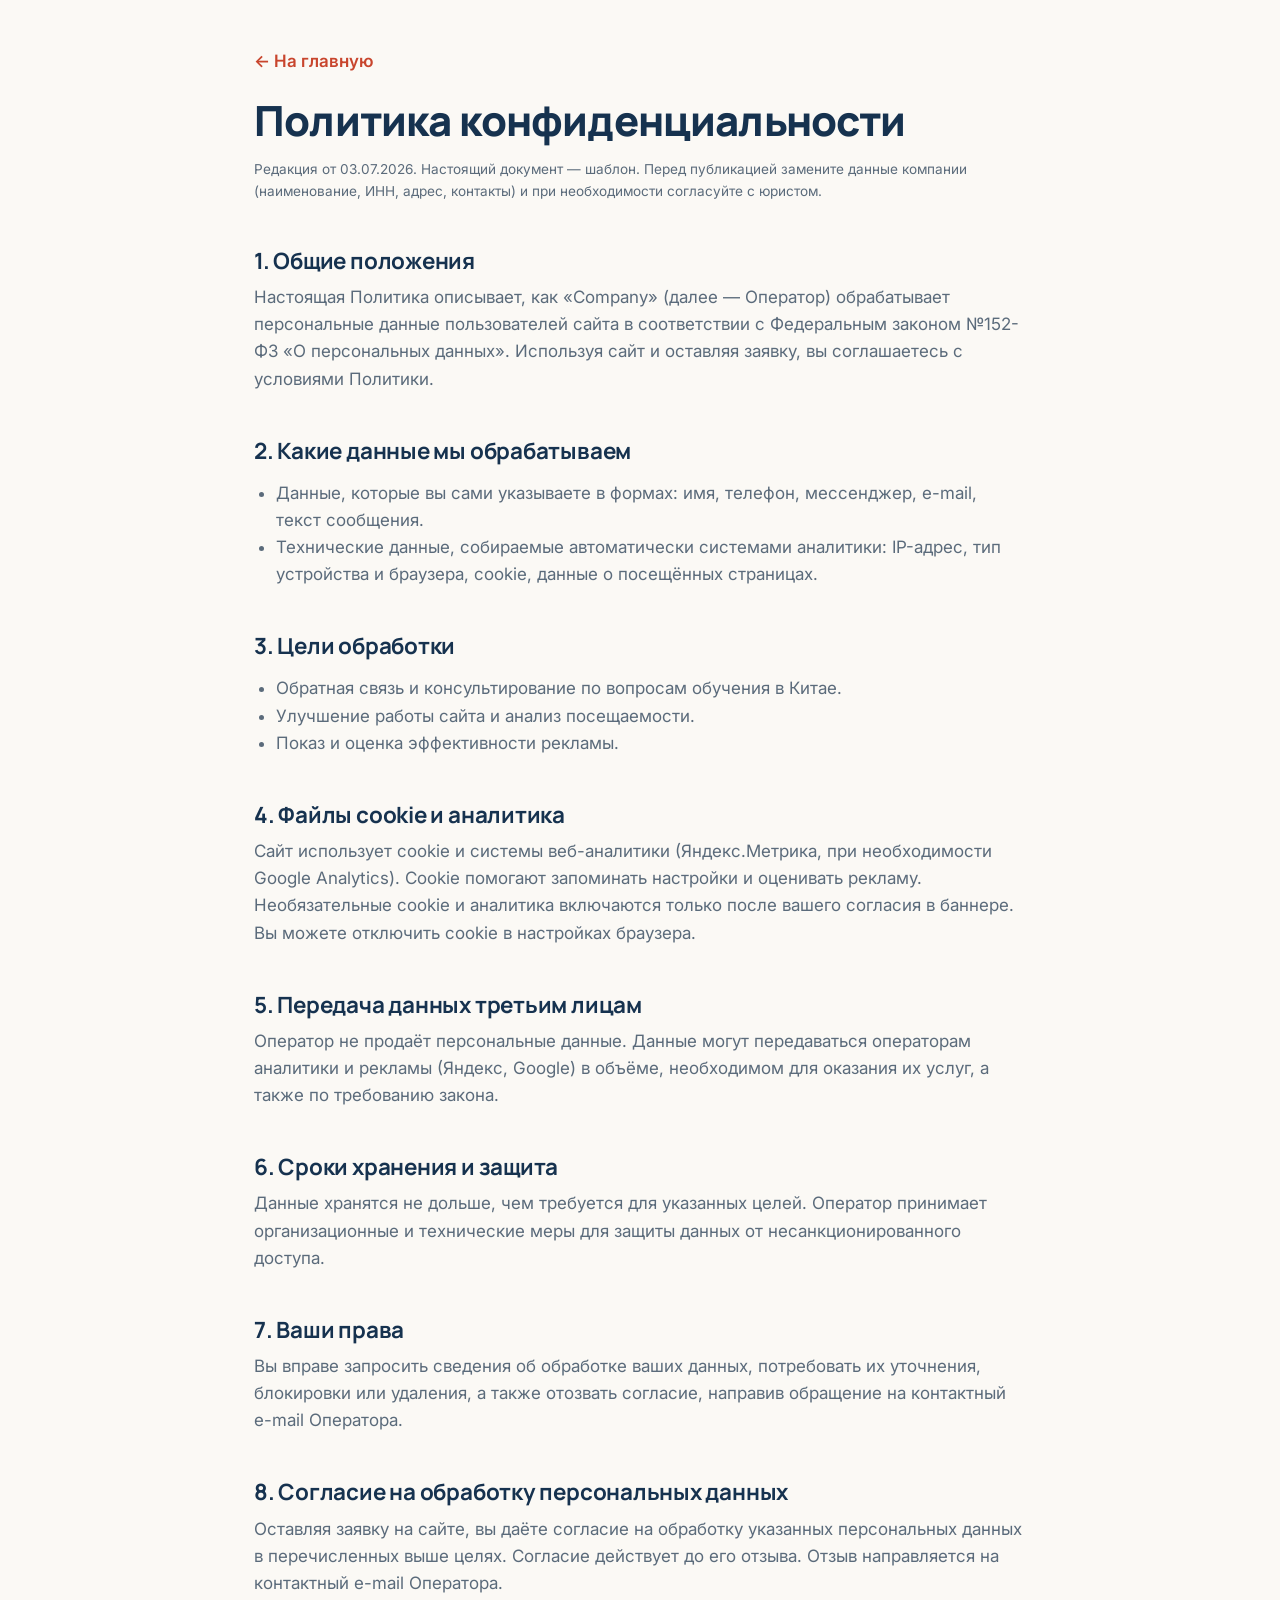
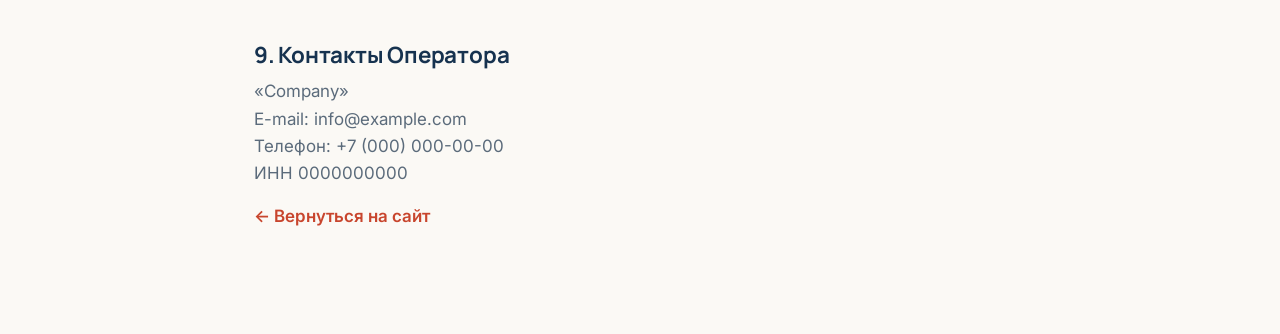
<file: privacy.html>
<!doctype html>
<html lang="ru">
<head>
  <meta charset="utf-8" />
  <meta name="viewport" content="width=device-width, initial-scale=1" />
  <title>Политика конфиденциальности | Company — образование в Китае</title>
  <meta name="robots" content="noindex" />
  <link rel="icon" href="data:image/svg+xml,%3Csvg xmlns='http://www.w3.org/2000/svg' viewBox='0 0 32 32'%3E%3Crect width='32' height='32' rx='7' fill='%2316324F'/%3E%3C/svg%3E" />
  <link href="https://fonts.googleapis.com/css2?family=Manrope:wght@600;700;800&family=Inter:wght@400;500&display=swap" rel="stylesheet" />
  <link rel="stylesheet" href="assets/css/styles.css" />
  <style>
    .doc{max-width:820px;margin:0 auto;padding:48px 24px 80px}
    .doc h1{font-size:clamp(2rem,4vw,2.6rem);margin-bottom:.4em}
    .doc h2{font-size:1.4rem;margin:2em 0 .5em}
    .doc p,.doc li{color:var(--muted)}
    .doc ul{padding-left:22px}
    .doc a.back{display:inline-flex;gap:6px;color:var(--accent);font-weight:600;margin-bottom:24px}
    .doc .muted{font-size:.85rem}
  </style>
</head>
<body>
  <div class="doc">
    <a class="back" href="index.html">← На главную</a>
    <h1>Политика конфиденциальности</h1>
    <p class="muted">Редакция от 03.07.2026. Настоящий документ — шаблон. Перед публикацией замените данные компании (наименование, ИНН, адрес, контакты) и при необходимости согласуйте с юристом.</p>

    <h2>1. Общие положения</h2>
    <p>Настоящая Политика описывает, как «Company» (далее — Оператор) обрабатывает персональные данные пользователей сайта в соответствии с Федеральным законом №152-ФЗ «О персональных данных». Используя сайт и оставляя заявку, вы соглашаетесь с условиями Политики.</p>

    <h2>2. Какие данные мы обрабатываем</h2>
    <ul>
      <li>Данные, которые вы сами указываете в формах: имя, телефон, мессенджер, e-mail, текст сообщения.</li>
      <li>Технические данные, собираемые автоматически системами аналитики: IP-адрес, тип устройства и браузера, cookie, данные о посещённых страницах.</li>
    </ul>

    <h2>3. Цели обработки</h2>
    <ul>
      <li>Обратная связь и консультирование по вопросам обучения в Китае.</li>
      <li>Улучшение работы сайта и анализ посещаемости.</li>
      <li>Показ и оценка эффективности рекламы.</li>
    </ul>

    <h2>4. Файлы cookie и аналитика</h2>
    <p>Сайт использует cookie и системы веб-аналитики (Яндекс.Метрика, при необходимости Google Analytics). Cookie помогают запоминать настройки и оценивать рекламу. Необязательные cookie и аналитика включаются только после вашего согласия в баннере. Вы можете отключить cookie в настройках браузера.</p>

    <h2>5. Передача данных третьим лицам</h2>
    <p>Оператор не продаёт персональные данные. Данные могут передаваться операторам аналитики и рекламы (Яндекс, Google) в объёме, необходимом для оказания их услуг, а также по требованию закона.</p>

    <h2>6. Сроки хранения и защита</h2>
    <p>Данные хранятся не дольше, чем требуется для указанных целей. Оператор принимает организационные и технические меры для защиты данных от несанкционированного доступа.</p>

    <h2>7. Ваши права</h2>
    <p>Вы вправе запросить сведения об обработке ваших данных, потребовать их уточнения, блокировки или удаления, а также отозвать согласие, направив обращение на контактный e-mail Оператора.</p>

    <h2 id="consent">8. Согласие на обработку персональных данных</h2>
    <p>Оставляя заявку на сайте, вы даёте согласие на обработку указанных персональных данных в перечисленных выше целях. Согласие действует до его отзыва. Отзыв направляется на контактный e-mail Оператора.</p>

    <h2>9. Контакты Оператора</h2>
    <p>«Company»<br>E-mail: info@example.com<br>Телефон: +7 (000) 000-00-00<br>ИНН 0000000000</p>

    <a class="back" href="index.html">← Вернуться на сайт</a>
  </div>
</body>
</html>
</file>
<file: assets/css/styles.css>
/* =================================================================
   ОБРАЗОВАНИЕ В КИТАЕ — стили сайта
   Палитра: «Фарфор и киноварь» (светлая) + «Полночные чернила» (тёмная).
   Тема переключается через [data-theme="dark"] на <html> (см. main.js).
   ================================================================= */

/* ---------- Дизайн-токены (цвета, радиусы, тени) ---------- */
:root{
  --bg:#FBF9F5;          /* фон страницы (тёплый off-white) */
  --surface:#FFFFFF;     /* карточки/поверхности */
  --surface-2:#F3F0EA;   /* вторичные поверхности */
  --brand:#16324F;       /* бренд — шапка, заголовки */
  --brand-ink:#12202E;   /* основной текст */
  --accent:#C8452D;      /* киноварь — CTA, акцент */
  --accent-ink:#A5361F;  /* hover для акцента */
  --jade:#2F6F63;        /* нефрит — вторичный акцент */
  --gold:#B98A34;        /* латунь — награды/цифры (затемнена для контраста) */
  --muted:#5B6B7B;       /* вторичный текст */
  --line:#E7E2D8;        /* разделители/бордеры */
  --line-strong:#D9D2C4;
  --on-accent:#FFFFFF;
  --brand-band:#16324F;   /* тёмно-синий баннер — НЕ меняется в тёмной теме, чтобы белый текст читался */
  --jade-band:#2F6F63;    /* акцент баннера — тоже фиксированный */

  --radius:18px;
  --radius-sm:12px;
  --radius-lg:26px;
  --shadow-sm:0 1px 2px rgba(18,32,46,.06), 0 2px 8px rgba(18,32,46,.05);
  --shadow-md:0 8px 24px rgba(18,32,46,.09);
  --shadow-lg:0 24px 60px rgba(18,32,46,.14);
  --container:1200px;
  --font-head:"Manrope", "Segoe UI", system-ui, sans-serif;
  --font-body:"Inter", "Segoe UI", system-ui, sans-serif;
  --ease:cubic-bezier(.22,.61,.36,1);
}

html[data-theme="dark"]{
  --bg:#0B111C;
  --surface:#131C2B;
  --surface-2:#1A2436;
  --brand:#EDF1F7;
  --brand-ink:#EDF1F7;
  --accent:#E5573F;
  --accent-ink:#F06B54;
  --jade:#4FD1A5;
  --gold:#E4B86B;
  --muted:#94A2B6;
  --line:#1C2740;
  --line-strong:#26334d;
  --on-accent:#0B111C;
  --shadow-sm:0 1px 2px rgba(0,0,0,.4);
  --shadow-md:0 10px 30px rgba(0,0,0,.5);
  --shadow-lg:0 28px 70px rgba(0,0,0,.6);
}

/* ---------- База ---------- */
*,*::before,*::after{box-sizing:border-box}
/* Атрибут hidden всегда скрывает элемент, даже если ему задан display (модалка, cookie-баннер) */
[hidden]{display:none !important}
html{scroll-behavior:smooth;overflow-x:hidden}
@media (prefers-reduced-motion: reduce){html{scroll-behavior:auto}}
body{
  margin:0;
  font-family:var(--font-body);
  font-size:17px;
  line-height:1.6;
  color:var(--brand-ink);
  background:var(--bg);
  overflow-x:hidden;
  max-width:100%;
  -webkit-font-smoothing:antialiased;
  transition:background .3s var(--ease), color .3s var(--ease);
}
img{max-width:100%;display:block}
a{color:inherit;text-decoration:none}
h1,h2,h3,h4{font-family:var(--font-head);color:var(--brand);line-height:1.12;margin:0 0 .5em;letter-spacing:-.01em;overflow-wrap:break-word}
h1{font-size:clamp(2.4rem,5vw,4rem);font-weight:800;line-height:1.05;letter-spacing:-.02em}
h2{font-size:clamp(1.75rem,3.5vw,2.5rem);font-weight:700}
h3{font-size:1.35rem;font-weight:700}
p{margin:0 0 1rem}
:focus-visible{outline:3px solid var(--accent);outline-offset:2px;border-radius:6px}

.container{width:100%;max-width:var(--container);margin:0 auto;padding:0 24px}
.container--narrow{max-width:820px}

.skip-link{position:absolute;left:-9999px;top:0;background:var(--brand);color:#fff;padding:10px 16px;z-index:200;border-radius:0 0 8px 0}
.skip-link:focus{left:0}

.eyebrow{font-size:.82rem;font-weight:600;text-transform:uppercase;letter-spacing:.09em;color:var(--accent);margin:0 0 .6rem}
.hl{color:var(--accent)}

/* ---------- Кнопки ---------- */
.btn{
  display:inline-flex;align-items:center;justify-content:center;gap:.5em;
  font-family:var(--font-head);font-weight:600;font-size:1rem;line-height:1;
  padding:14px 24px;border-radius:999px;border:1.5px solid transparent;
  cursor:pointer;transition:transform .15s var(--ease), background .2s, box-shadow .2s, border-color .2s;
  min-height:48px;
}
.btn:hover{transform:translateY(-2px)}
.btn:active{transform:translateY(0)}
.btn-sm{padding:10px 18px;min-height:42px;font-size:.92rem}
.btn-block{width:100%}
.btn-primary{background:var(--accent);color:var(--on-accent);box-shadow:0 6px 18px rgba(200,69,45,.28)}
.btn-primary:hover{background:var(--accent-ink)}
.btn-outline{background:transparent;border-color:var(--line-strong);color:var(--brand)}
.btn-outline:hover{border-color:var(--accent);color:var(--accent)}
.btn-ghost{background:transparent;color:var(--muted);border-color:transparent}
.btn-ghost:hover{color:var(--brand)}

/* ---------- Шапка ---------- */
.site-header{
  position:sticky;top:0;z-index:100;
  background:color-mix(in srgb, var(--bg) 82%, transparent);
  backdrop-filter:saturate(1.4) blur(12px);
  border-bottom:1px solid var(--line);
  transition:box-shadow .3s, background .3s;
}
.site-header.scrolled{box-shadow:var(--shadow-sm)}
.header-inner{display:flex;align-items:center;gap:20px;height:72px}
.logo{display:flex;align-items:center;gap:10px;color:var(--brand);flex-shrink:0}
.logo-mark{display:flex;color:var(--brand)}
.logo-text{font-family:var(--font-head);font-weight:800;font-size:1.15rem;line-height:1;display:flex;flex-direction:column;gap:2px}
.logo-text small{font-family:var(--font-body);font-weight:500;font-size:.66rem;color:var(--muted);letter-spacing:.02em}
.main-nav{display:flex;gap:4px;margin-left:auto}
.main-nav a{font-weight:500;font-size:.95rem;color:var(--brand-ink);padding:8px 12px;border-radius:8px;transition:color .2s, background .2s}
.main-nav a:hover{color:var(--accent);background:var(--surface-2)}
.header-actions{display:flex;align-items:center;gap:12px}
.lang-switch{display:flex;background:var(--surface-2);border-radius:999px;padding:3px}
.lang-switch--mobile{display:none}
.lang-switch button{border:0;background:transparent;font:inherit;font-size:.82rem;font-weight:600;color:var(--muted);padding:5px 10px;border-radius:999px;cursor:pointer}
.lang-switch button.is-active{background:var(--surface);color:var(--brand);box-shadow:var(--shadow-sm)}
.lang-switch button[data-soon]{opacity:.55;cursor:not-allowed}
.theme-toggle{width:42px;height:42px;border:1.5px solid var(--line-strong);background:transparent;border-radius:50%;cursor:pointer;color:var(--brand);display:grid;place-items:center}
.theme-toggle:hover{border-color:var(--accent);color:var(--accent)}
.theme-toggle .i-moon{display:none}
html[data-theme="dark"] .theme-toggle .i-sun{display:none}
html[data-theme="dark"] .theme-toggle .i-moon{display:block}
.burger{display:none;flex-direction:column;justify-content:center;gap:5px;width:44px;height:44px;border:0;background:transparent;cursor:pointer;padding:0}
.burger span{display:block;height:2.5px;width:24px;background:var(--brand);border-radius:2px;transition:transform .25s var(--ease), opacity .25s;margin:0 auto}
.burger[aria-expanded="true"] span:nth-child(1){transform:translateY(7.5px) rotate(45deg)}
.burger[aria-expanded="true"] span:nth-child(2){opacity:0}
.burger[aria-expanded="true"] span:nth-child(3){transform:translateY(-7.5px) rotate(-45deg)}

/* ---------- Hero ---------- */
.hero{padding:clamp(48px,7vw,88px) 0;background:
  radial-gradient(120% 120% at 85% 10%, color-mix(in srgb, var(--jade) 10%, transparent), transparent 55%),
  radial-gradient(90% 90% at 10% 90%, color-mix(in srgb, var(--accent) 8%, transparent), transparent 50%);
}
.hero-grid{display:grid;grid-template-columns:1.1fr .9fr;gap:56px;align-items:stretch}
.hero-copy .lead{font-size:1.22rem;color:var(--muted);max-width:38ch;margin-bottom:1.6rem}
.hero-copy .lead b{color:var(--brand-ink)}
.hero-form{display:grid;grid-template-columns:1fr 1fr auto;gap:10px;background:var(--surface);padding:14px;border-radius:var(--radius);box-shadow:var(--shadow-md);border:1px solid var(--line)}
.hero-form input{grid-column:span 1;border:1.5px solid var(--line-strong);background:var(--bg);border-radius:12px;padding:13px 15px;font:inherit;font-size:.98rem;color:var(--brand-ink)}
.hero-form input::placeholder{color:var(--muted)}
.hero-form input:focus{outline:none;border-color:var(--accent)}
.hero-form .btn{grid-column:span 3}
.form-hint{grid-column:1/-1;margin:2px 2px 0;font-size:.82rem;color:var(--muted)}
.trust-chips{list-style:none;display:flex;flex-wrap:wrap;gap:8px 18px;padding:0;margin:1.4rem 0 0;font-size:.92rem;color:var(--muted)}
.trust-chips li{font-weight:500}

.hero-media{position:relative;min-height:340px}
.media-ph{
  position:relative;border-radius:var(--radius);overflow:hidden;
  background:
    linear-gradient(135deg, color-mix(in srgb,var(--brand) 16%,var(--surface)), color-mix(in srgb,var(--jade) 18%,var(--surface)));
  border:1px dashed var(--line-strong);
  display:grid;place-items:center;text-align:center;min-height:200px;color:var(--brand);
}
.media-ph::after{content:"";position:absolute;inset:0;background:repeating-linear-gradient(45deg,transparent,transparent 14px,color-mix(in srgb,var(--brand) 5%,transparent) 14px,color-mix(in srgb,var(--brand) 5%,transparent) 28px);pointer-events:none}
.media-ph__label{position:relative;z-index:1;font-family:var(--font-head);font-weight:600;font-size:.95rem;padding:12px;opacity:.85}
.media-ph__label small{font-weight:500;opacity:.75}
.media-ph--hero{aspect-ratio:4/3;min-height:340px}
.hero-media__frame{position:absolute;inset:0;overflow:hidden;border-radius:var(--radius);box-shadow:var(--shadow-lg);border:1px solid var(--line)}
.hero-img{width:100%;height:100%;object-fit:cover;display:block;animation:kenburns 20s ease-in-out infinite alternate}
/* Медленное движение картинки — «живой» эффект вместо видео (бесплатно) */
@keyframes kenburns{from{transform:scale(1) translate(0,0)}to{transform:scale(1.1) translate(-1%,-1%)}}
.kenburns{animation:kenburns 14s ease-in-out infinite alternate}
@media (prefers-reduced-motion: reduce){.hero-img,.kenburns{animation:none}}
.floating-card{position:absolute;left:-14px;bottom:24px;background:var(--surface);border-radius:16px;padding:16px 20px;box-shadow:var(--shadow-lg);border:1px solid var(--line);max-width:200px}
.floating-card__num{font-family:var(--font-head);font-weight:800;font-size:2rem;color:var(--accent);line-height:1}
.floating-card__txt{font-size:.88rem;color:var(--muted);margin-top:4px}

/* ---------- Лента доверия + метрики ---------- */
.trust-strip{padding:34px 0;border-top:1px solid var(--line);border-bottom:1px solid var(--line);background:var(--surface)}
.trust-strip__title{text-align:center;color:var(--muted);font-size:.95rem;margin-bottom:18px}
.partner-logos{list-style:none;display:flex;flex-wrap:wrap;justify-content:center;gap:14px 34px;padding:0;margin:0 0 30px;opacity:.7}
.partner-logos li{font-family:var(--font-head);font-weight:700;font-size:1.05rem;color:var(--muted);filter:grayscale(1)}
.metrics{display:grid;grid-template-columns:repeat(4,1fr);gap:18px;text-align:center}
.metric__num{display:block;font-family:var(--font-head);font-weight:800;font-size:clamp(1.9rem,4vw,2.8rem);color:var(--brand);line-height:1}
.metric__label{font-size:.9rem;color:var(--muted)}

/* ---------- Секции ---------- */
.section{padding:clamp(56px,8vw,110px) 0}
.section--alt{background:var(--surface)}
.section-head{max-width:680px;margin:0 auto clamp(32px,5vw,56px);text-align:center}
.section-sub{font-size:1.1rem;color:var(--muted);margin:0}

.cards-grid{display:grid;gap:22px}
.cards-grid--3{grid-template-columns:repeat(3,1fr)}
.cards-grid--2{grid-template-columns:repeat(2,1fr)}

.card{background:var(--surface);border:1px solid var(--line);border-radius:var(--radius);padding:28px;box-shadow:var(--shadow-sm);transition:transform .2s var(--ease), box-shadow .2s, border-color .2s}
.card:hover{transform:translateY(-4px);box-shadow:var(--shadow-md);border-color:var(--line-strong)}
.card p{margin:0;color:var(--muted)}
.card h3{margin-bottom:.5em}

.feature__icon{font-size:1.9rem;width:56px;height:56px;display:grid;place-items:center;background:var(--surface-2);border-radius:14px;margin-bottom:16px}
.service{position:relative}
.service__no{font-family:var(--font-head);font-weight:800;font-size:.95rem;color:var(--accent);letter-spacing:.05em}
.service h3{margin-top:8px}
.service--cta{background:linear-gradient(135deg,var(--brand-band),color-mix(in srgb,var(--brand-band) 70%, var(--jade-band)));color:#fff;display:flex;flex-direction:column;align-items:flex-start;justify-content:center}
.service--cta h3{color:#fff}
.service--cta p{color:rgba(255,255,255,.85);margin-bottom:16px}
.service--cta .btn-outline{border-color:rgba(255,255,255,.6);color:#fff}
.service--cta .btn-outline:hover{background:rgba(255,255,255,.14);border-color:#fff;color:#fff}

/* ---------- Рекламные слоты ---------- */
.ad-slot{margin:14px 0;min-height:120px;display:grid;place-items:center;border:1px dashed var(--line-strong);border-radius:var(--radius-sm);background:var(--surface-2);color:var(--muted);font-size:.9rem;text-align:center}
.ad-slot span{opacity:.7}

/* ---------- Таймлайн ---------- */
.timeline{list-style:none;max-width:820px;margin:0 auto;padding:0;position:relative}
.timeline::before{content:"";position:absolute;left:19px;top:8px;bottom:8px;width:2px;background:var(--line-strong)}
.timeline__item{display:flex;gap:22px;padding:14px 0;position:relative}
.timeline__dot{flex-shrink:0;width:40px;height:40px;border-radius:50%;background:var(--accent);color:#fff;font-family:var(--font-head);font-weight:700;display:grid;place-items:center;z-index:1;box-shadow:0 0 0 5px var(--bg)}
.section--alt .timeline__dot{box-shadow:0 0 0 5px var(--surface)}
.timeline__item h3{margin-bottom:.25em;font-size:1.2rem}
.timeline__item p{margin:0;color:var(--muted)}

/* ---------- Фильтр вузов ---------- */
.filter-bar{display:flex;flex-wrap:wrap;gap:10px;justify-content:center;margin-bottom:36px}
.chip{border:1.5px solid var(--line-strong);background:var(--surface);color:var(--brand-ink);border-radius:999px;padding:9px 18px;font:inherit;font-size:.9rem;font-weight:500;cursor:pointer;transition:all .18s}
.chip:hover{border-color:var(--accent);color:var(--accent)}
.chip.is-active{background:var(--brand);color:#fff;border-color:var(--brand)}

/* ---------- Карточки вузов ---------- */
.uni-grid{display:grid;grid-template-columns:repeat(3,1fr);gap:24px}
.uni-card{background:var(--surface);border:1px solid var(--line);border-radius:var(--radius);overflow:hidden;display:flex;flex-direction:column;box-shadow:var(--shadow-sm);transition:transform .2s var(--ease), box-shadow .2s}
.uni-card:hover{transform:translateY(-5px);box-shadow:var(--shadow-md)}
.uni-card__media{position:relative;aspect-ratio:16/10;overflow:hidden;border-bottom:1px solid var(--line)}
.uni-card__media.media-ph{border-bottom:1px dashed var(--line-strong)}
.uni-card__media img{width:100%;height:100%;object-fit:cover;display:block;transition:transform .4s var(--ease)}
.uni-card:hover .uni-card__media img{transform:scale(1.05)}
.uni-card__body{padding:22px;display:flex;flex-direction:column;flex:1}
.uni-card__top{display:flex;justify-content:space-between;gap:8px;margin-bottom:12px}
.uni-card h3{font-size:1.2rem;margin-bottom:.4em}
.uni-card h3 small{display:block;font-family:var(--font-body);font-weight:500;font-size:.8rem;color:var(--muted);margin-top:2px}
.uni-card__desc{font-size:.94rem;color:var(--muted);margin-bottom:14px}
.badge{font-size:.75rem;font-weight:600;padding:5px 11px;border-radius:999px;white-space:nowrap}
.badge--jade{background:color-mix(in srgb,var(--jade) 15%, var(--surface));color:var(--jade)}
.badge--gold{background:color-mix(in srgb,var(--gold) 18%, var(--surface));color:var(--gold)}
.tag-list{list-style:none;display:flex;flex-wrap:wrap;gap:6px;padding:0;margin:0 0 16px}
.tag-list li{font-size:.78rem;background:var(--surface-2);color:var(--brand-ink);padding:4px 10px;border-radius:8px}
.uni-card__facts{margin:0 0 18px;display:grid;gap:10px}
.uni-card__facts div{display:grid;gap:2px}
.uni-card__facts dt{font-size:.72rem;text-transform:uppercase;letter-spacing:.05em;color:var(--muted)}
.uni-card__facts dd{margin:0;font-size:.9rem;font-weight:500}
.uni-card__cta{margin-top:auto;align-self:flex-start}
.uni-empty{text-align:center;color:var(--muted);margin-top:30px}

/* Кнопки видео поверх плейсхолдера */
.play-badge{position:absolute;z-index:2;right:12px;bottom:12px;border:0;background:rgba(0,0,0,.55);color:#fff;font:inherit;font-size:.78rem;font-weight:600;padding:6px 12px;border-radius:999px;cursor:pointer;backdrop-filter:blur(4px)}
.play-badge:hover{background:var(--accent)}
.play-badge--lg{right:50%;bottom:50%;transform:translate(50%,50%);width:60px;height:60px;border-radius:50%;font-size:1.3rem;padding:0;display:grid;place-items:center}

/* ---------- Стипендии ---------- */
.scholarship{border-left:4px solid var(--jade)}
.scholarship h3{color:var(--brand)}

/* ---------- Полезно знать ---------- */
.info-grid{display:grid;grid-template-columns:repeat(2,1fr);gap:22px}
.info-card{background:var(--bg);border:1px solid var(--line);border-radius:var(--radius);padding:26px}
.section--alt .info-card{background:var(--bg)}
.info-card h3{font-size:1.2rem}
.info-card p{color:var(--muted);margin:0}

/* ---------- Отзывы ---------- */
.reviews-grid{display:grid;grid-template-columns:repeat(3,1fr);gap:24px}
.review{margin:0;background:var(--surface);border:1px solid var(--line);border-radius:var(--radius);padding:24px;box-shadow:var(--shadow-sm);display:flex;flex-direction:column;gap:14px}
.review__video{position:relative;overflow:hidden;aspect-ratio:16/10;margin:-24px -24px 4px;border-bottom:1px solid var(--line)}
.review__video img{width:100%;height:100%;object-fit:cover;display:block}
.review__video .play-badge--lg{background:rgba(0,0,0,.45)}
.review__person{display:flex;align-items:center;gap:12px}
.avatar-ph{width:44px;height:44px;border-radius:50%;background:linear-gradient(135deg,var(--brand),var(--jade));color:#fff;display:grid;place-items:center;font-family:var(--font-head);font-weight:700;flex-shrink:0}
.avatar-ph--lg{width:72px;height:72px;font-size:1.4rem;margin-bottom:10px}
.review-avatar{width:48px;height:48px;border-radius:50%;object-fit:cover;flex-shrink:0}
.team-avatar{width:74px;height:74px;border-radius:50%;object-fit:cover;display:block;margin:0 auto 12px}
.review__person b{display:block;font-family:var(--font-head)}
.review__person small{color:var(--muted);font-size:.82rem}
.review blockquote{margin:0;color:var(--brand-ink);font-size:.98rem;line-height:1.55}
.stars{color:var(--gold);letter-spacing:2px}

/* ---------- О компании ---------- */
.about-grid{display:grid;grid-template-columns:1fr .9fr;gap:56px;align-items:center}
.about-copy p{color:var(--muted)}
.checklist{list-style:none;padding:0;margin:18px 0 0;display:grid;gap:12px}
.checklist li{position:relative;padding-left:32px;color:var(--brand-ink)}
.checklist li::before{content:"✓";position:absolute;left:0;top:-1px;width:22px;height:22px;background:var(--jade);color:#fff;border-radius:50%;display:grid;place-items:center;font-size:.8rem;font-weight:700}
.team{display:grid;grid-template-columns:1fr 1fr;gap:16px}
.team__card{background:var(--surface);border:1px solid var(--line);border-radius:var(--radius);padding:22px;text-align:center;box-shadow:var(--shadow-sm)}
.team__card b{display:block;font-family:var(--font-head);font-size:.98rem}
.team__card small{color:var(--muted);font-size:.8rem}
.team__card--photo{min-height:150px;padding:0;overflow:hidden}
.team__card--photo img{width:100%;height:100%;min-height:150px;object-fit:cover;display:block}

/* ---------- FAQ ---------- */
.faq{display:grid;gap:12px}
.faq__item{background:var(--surface);border:1px solid var(--line);border-radius:var(--radius-sm);overflow:hidden}
.faq__item summary{cursor:pointer;list-style:none;padding:20px 24px;font-family:var(--font-head);font-weight:600;font-size:1.06rem;color:var(--brand);display:flex;justify-content:space-between;align-items:center;gap:16px}
.faq__item summary::-webkit-details-marker{display:none}
.faq__item summary::after{content:"+";font-size:1.5rem;color:var(--accent);transition:transform .25s;flex-shrink:0}
.faq__item[open] summary::after{transform:rotate(45deg)}
.faq__a{padding:0 24px 20px;color:var(--muted)}
.faq__a p{margin:0}

/* ---------- Финальный CTA ---------- */
.cta-final{padding:clamp(56px,8vw,100px) 0;background:linear-gradient(135deg,var(--brand-band),color-mix(in srgb,var(--brand-band) 62%, var(--jade-band)));color:#fff}
.cta-final__inner{display:grid;grid-template-columns:1.05fr .95fr;gap:52px;align-items:center}
.cta-final h2{color:#fff}
.cta-final__copy p{color:rgba(255,255,255,.85);font-size:1.1rem}
.cta-final__perks{list-style:none;padding:0;margin:22px 0 0;display:grid;gap:10px;color:rgba(255,255,255,.92)}
.cta-form{background:var(--surface);border-radius:var(--radius-lg);padding:30px;box-shadow:var(--shadow-lg);display:grid;gap:16px}
.cta-form label{display:grid;gap:6px;font-size:.88rem;font-weight:600;color:var(--brand-ink)}
.cta-form .optional{font-weight:400;color:var(--muted)}
.cta-form input,.cta-form textarea{border:1.5px solid var(--line-strong);background:var(--bg);border-radius:12px;padding:13px 15px;font:inherit;font-size:1rem;color:var(--brand-ink);resize:vertical}
.cta-form input:focus,.cta-form textarea:focus{outline:none;border-color:var(--accent)}
.cta-form .form-hint{color:var(--muted)}
.cta-form .form-hint a{color:var(--accent);text-decoration:underline}

/* ---------- Футер ---------- */
.site-footer{background:var(--surface);border-top:1px solid var(--line);padding:56px 0 28px;color:var(--muted)}
.footer-grid{display:grid;grid-template-columns:2fr 1fr 1fr 1fr;gap:34px}
.logo--footer .logo-text{color:var(--brand)}
.footer-about{margin:16px 0;font-size:.92rem;max-width:34ch}
.socials{display:flex;gap:10px}
.soc{font-size:.82rem;font-weight:600;padding:8px 14px;border:1px solid var(--line-strong);border-radius:999px;color:var(--brand-ink);transition:all .2s}
.soc:hover{border-color:var(--accent);color:var(--accent)}
.footer-col h4{font-family:var(--font-head);color:var(--brand);font-size:1rem;margin:0 0 14px}
.footer-col a{display:block;padding:5px 0;font-size:.92rem;color:var(--muted);transition:color .2s}
.footer-col a:hover{color:var(--accent)}
.footer-addr{font-size:.92rem;margin-top:8px}
.footer-bottom{display:flex;justify-content:space-between;flex-wrap:wrap;gap:8px;margin-top:40px;padding-top:22px;border-top:1px solid var(--line);font-size:.84rem}
.footer-bottom p{margin:0}

/* ---------- Плавающие мессенджеры + наверх ---------- */
.float-messengers{position:fixed;right:20px;bottom:20px;z-index:80;display:flex;flex-direction:column;gap:10px}
.fmsg{width:52px;height:52px;border-radius:50%;display:grid;place-items:center;color:#fff;font-size:1.3rem;box-shadow:var(--shadow-md);transition:transform .18s}
.fmsg:hover{transform:scale(1.08)}
.fmsg--tg{background:#2AABEE}
.fmsg--wa{background:#25D366}
.fmsg--wc{background:#07C160;font-size:1rem;font-weight:700}
.to-top{position:fixed;left:20px;bottom:20px;z-index:80;width:46px;height:46px;border-radius:50%;border:1px solid var(--line-strong);background:var(--surface);color:var(--brand);font-size:1.2rem;cursor:pointer;box-shadow:var(--shadow-md);transition:opacity .3s, transform .2s}
.to-top:hover{transform:translateY(-3px);color:var(--accent)}

/* ---------- Cookie-баннер ---------- */
.cookie-banner{position:fixed;left:16px;right:16px;bottom:16px;z-index:120;max-width:560px;margin:0 auto;background:var(--surface);border:1px solid var(--line-strong);border-radius:var(--radius);padding:20px 24px;box-shadow:var(--shadow-lg);display:flex;flex-wrap:wrap;align-items:center;gap:14px}
.cookie-banner p{margin:0;font-size:.9rem;color:var(--muted);flex:1 1 260px}
.cookie-banner a{color:var(--accent);text-decoration:underline}
.cookie-banner__actions{display:flex;gap:10px;margin-left:auto}

/* ---------- Модалка видео ---------- */
.modal{position:fixed;inset:0;z-index:150;display:grid;place-items:center;padding:20px}
.modal__backdrop{position:absolute;inset:0;background:rgba(6,10,18,.7);backdrop-filter:blur(4px)}
.modal__box{position:relative;width:min(880px,100%);background:var(--surface);border-radius:var(--radius);overflow:hidden;box-shadow:var(--shadow-lg)}
.modal__media{position:relative;overflow:hidden;aspect-ratio:16/9;background:#000}
.modal__media img{width:100%;height:100%;object-fit:cover;display:block}
.modal__badge{position:absolute;left:14px;bottom:14px;background:rgba(0,0,0,.62);color:#fff;padding:7px 13px;border-radius:8px;font-size:.82rem;backdrop-filter:blur(3px)}
.modal__close{position:absolute;top:12px;right:12px;z-index:3;width:40px;height:40px;border-radius:50%;border:0;background:rgba(0,0,0,.5);color:#fff;font-size:1rem;cursor:pointer}
.modal__close:hover{background:var(--accent)}

/* ---------- Тост ---------- */
.toast{position:fixed;left:50%;bottom:30px;transform:translateX(-50%) translateY(20px);z-index:200;background:var(--brand);color:#fff;padding:14px 24px;border-radius:999px;box-shadow:var(--shadow-lg);opacity:0;transition:opacity .3s, transform .3s;font-weight:500}
.toast.show{opacity:1;transform:translateX(-50%) translateY(0)}

/* ---------- Анимация появления ---------- */
.reveal{opacity:0;transform:translateY(24px);transition:opacity .6s var(--ease), transform .6s var(--ease)}
.reveal.in{opacity:1;transform:none}
@media (prefers-reduced-motion: reduce){.reveal{opacity:1;transform:none;transition:none}}

/* =================================================================
   АДАПТИВ
   ================================================================= */
@media (max-width:1000px){
  .cards-grid--3,.uni-grid,.reviews-grid{grid-template-columns:repeat(2,1fr)}
  .hero-grid,.about-grid,.cta-final__inner{grid-template-columns:1fr;gap:40px}
  .hero-media{order:-1;min-height:0;aspect-ratio:16/10}
  .floating-card{left:auto;right:16px}
  .metrics{grid-template-columns:repeat(2,1fr);gap:26px}
}
@media (max-width:820px){
  .main-nav{
    position:fixed;inset:72px 0 auto 0;flex-direction:column;gap:0;
    background:var(--surface);border-bottom:1px solid var(--line);
    padding:12px 24px 24px;box-shadow:var(--shadow-lg);
    transform:translateY(-120%);transition:transform .3s var(--ease);margin:0;
  }
  .main-nav.open{transform:translateY(0)}
  .main-nav a{padding:14px 4px;border-bottom:1px solid var(--line);font-size:1.05rem}
  .burger{display:flex}
  .header-cta{display:none}
  .header-actions>.lang-switch{display:none}
  .main-nav .lang-switch--mobile{display:inline-flex;margin:16px auto 4px}
}
@media (max-width:640px){
  body{font-size:16px}
  .cards-grid--3,.cards-grid--2,.uni-grid,.reviews-grid,.info-grid,.team{grid-template-columns:1fr}
  .hero-form{grid-template-columns:1fr}
  .hero-form input,.hero-form .btn{grid-column:1}
  .metrics{grid-template-columns:repeat(2,1fr)}
  .footer-grid{grid-template-columns:1fr 1fr}
  .footer-col--brand{grid-column:1/-1}
  .cta-form{padding:22px}
  .float-messengers .fmsg{width:46px;height:46px}
}
@media (max-width:420px){
  .footer-grid{grid-template-columns:1fr}
}
</file>
